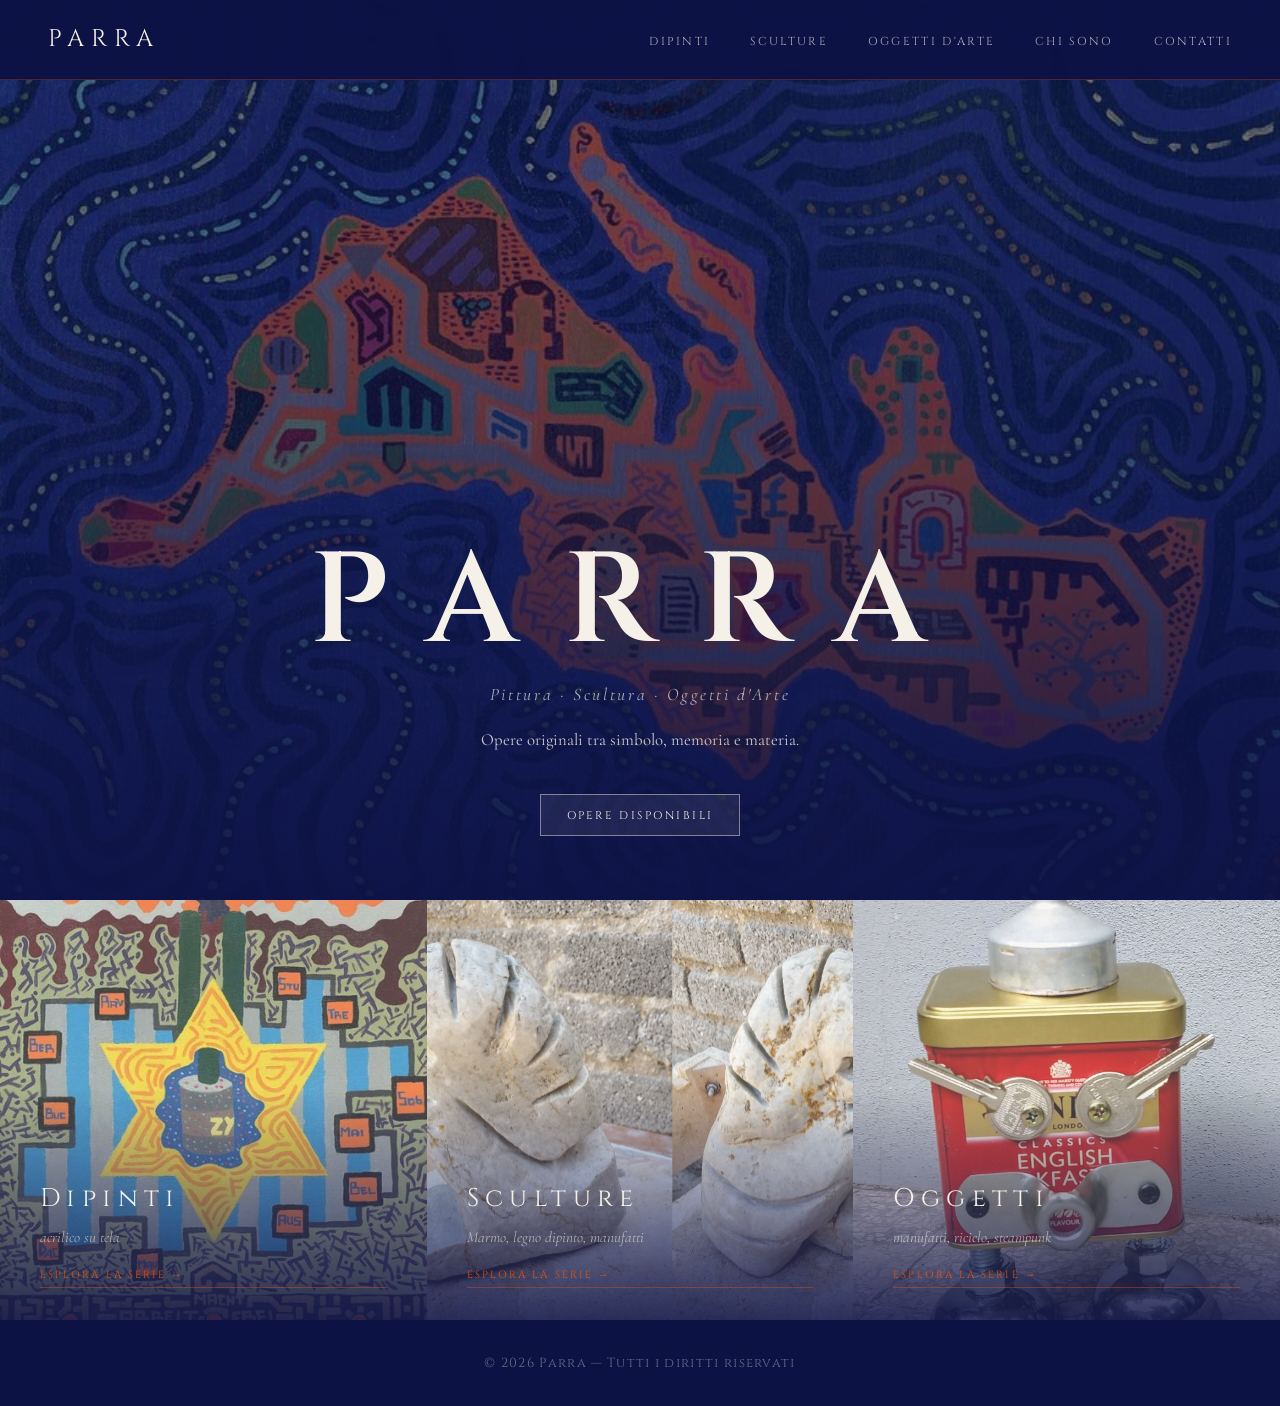
<file: index.html>
<!DOCTYPE html>
<html lang="it">
<head>
  <meta charset="UTF-8">
  <meta name="viewport" content="width=device-width, initial-scale=1.0">
  <title>Parra — Arte</title>
  <meta name="description" content="Parra — pittura su tela e scultura. Opere originali.">
  <link rel="stylesheet" href="style.css">
  <style>
    /* home-only: preview strips */
    .preview-strip {
      display: grid;
      grid-template-columns: repeat(3, 1fr);
      gap: 0;
      max-width: 100%;
    }
    .strip-block {
      position: relative;
      overflow: hidden;
      height: 420px;
      cursor: pointer;
    }
    .strip-block img {
      transition: transform 0.6s ease, opacity 0.3s;
      opacity: 0.75;
    }
    .strip-block:hover img { transform: scale(1.04); opacity: 0.9; }
    .strip-overlay {
      position: absolute; inset: 0;
      background: linear-gradient(to top, rgba(13,18,69,0.85) 0%, transparent 55%);
      display: flex; flex-direction: column;
      justify-content: flex-end;
      padding: 2rem 2.5rem;
    }
    .strip-overlay h2 {
      font-family: 'Cinzel', serif;
      font-size: 1.6rem;
      letter-spacing: 0.25em;
      color: #f5f0e8;
      font-weight: 400;
    }
    .strip-overlay .strip-sub {
      font-family: 'Cormorant Garamond', serif;
      font-style: italic;
      color: rgba(245,240,232,0.6);
      font-size: 0.95rem;
      margin-top: 0.3rem;
    }
    .strip-cta {
      display: inline-block;
      margin-top: 1rem;
      font-family: 'Cinzel', serif;
      font-size: 0.65rem;
      letter-spacing: 0.2em;
      text-transform: uppercase;
      color: #e8520a;
      border-bottom: 1px solid rgba(232,82,10,0.4);
      padding-bottom: 2px;
    }
    .strip-divider { width: 1px; background: rgba(232,82,10,0.5); }
    @media (max-width: 640px) {
      .preview-strip { grid-template-columns: 1fr; }
      .strip-block { height: 280px; }
    }
  </style>
</head>
<body>

  <nav>
    <a href="index.html" class="nav-logo active">PAR<span></span>RA</a>
    <ul class="nav-links">
      <li><a href="dipinti.html">Dipinti</a></li>
      <li><a href="sculture.html">Sculture</a></li>
      <li><a href="oggetti.html">Oggetti d'Arte</a></li>
      <li><a href="chi-sono.html">Chi sono</a></li>
      <li><a href="contatti.html">Contatti</a></li>
    </ul>
  </nav>

  <!-- HERO -->
  <section class="hero">
    <div class="hero-bg"></div>
    <div class="hero-img">
      <!-- Sostituisci con la tua immagine più rappresentativa -->
      <img src="img/dipinti/Mediterraneo_parra.jpg"  alt="Mediterraneo — Parra">
    </div>
    <div class="hero-overlay"></div>
    <div class="hero-content">
      <h1>PARRA</h1>
      <p class="tagline">Pittura · Scultura · Oggetti d'Arte</p>
      <p class="hero-note">Opere originali tra simbolo, memoria e materia.</p>
      <div class="hero-ctas">
        <a href="dipinti.html" class="btn primary">Opere disponibili</a>
      </div>
    </div>
  </section>

  <!-- PREVIEW STRIP -->
  <div class="preview-strip">
    <a href="dipinti.html" class="strip-block fade-in">
      <img src="img/dipinti/SHOAH_parra.jpg" alt="Dipinti">
      <div class="strip-overlay">
        <h2>Dipinti</h2>
        <p class="strip-sub">acrilico su tela</p>
        <span class="strip-cta">Esplora la serie →</span>
      </div>
    </a>
    <a href="sculture.html" class="strip-block fade-in">
      <img src="img/sculture/rapace_parra.jpg" alt="Sculture">
      <div class="strip-overlay">
        <h2>Sculture</h2>
        <p class="strip-sub">Marmo, legno dipinto, manufatti</p>
        <span class="strip-cta">Esplora la serie →</span>
      </div>
    </a>
    <a href="oggetti.html" class="strip-block fade-in">
      <img src="img/oggetti/teb.jpg" alt="Oggetti">
      <div class="strip-overlay">
        <h2>Oggetti</h2>
        <p class="strip-sub">manufatti, riciclo, steampunk</p>
        <span class="strip-cta">Esplora la serie →</span>
      </div>
    </a>



  </div>

  <footer>
    <p>© <span id="year"></span> Parra — Tutti i diritti riservati</p>
  </footer>

  <script>
    document.getElementById('year').textContent = new Date().getFullYear();
    // scroll fade-in
    const obs = new IntersectionObserver(entries => {
      entries.forEach(e => { if (e.isIntersecting) e.target.classList.add('visible'); });
    }, { threshold: 0.15 });
    document.querySelectorAll('.fade-in').forEach(el => obs.observe(el));
  </script>
</body>
</html>
</file>
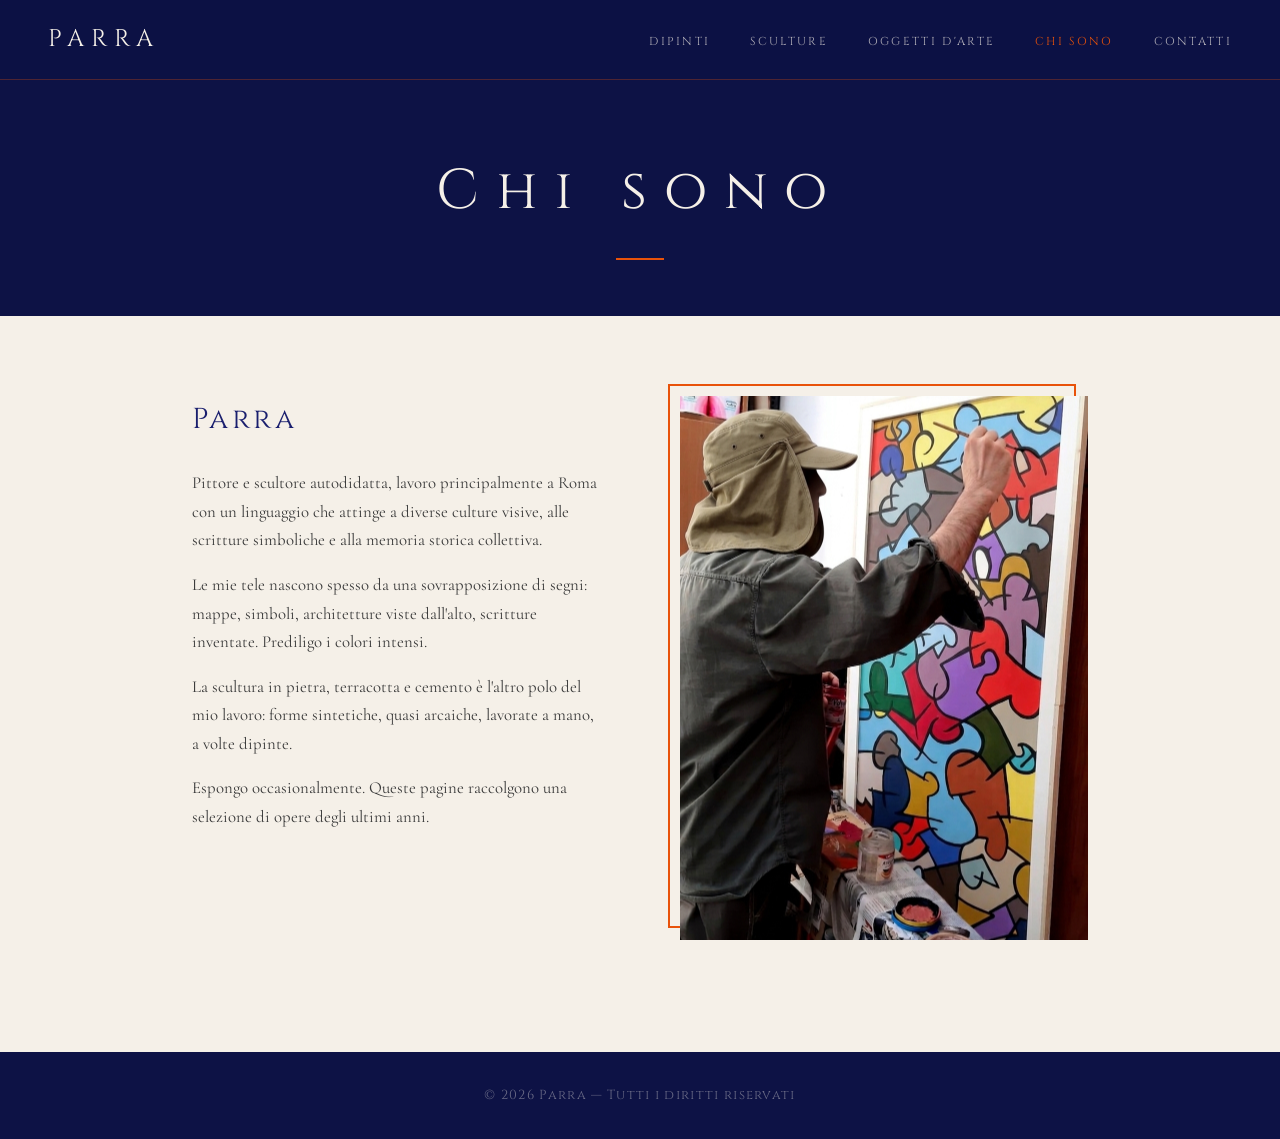
<file: chi-sono.html>
<!DOCTYPE html>
<html lang="it">
<head>
  <meta charset="UTF-8">
  <meta name="viewport" content="width=device-width, initial-scale=1.0">
  <title>Chi sono — Parra</title>
  <link rel="stylesheet" href="style.css">
</head>
<body>

  <nav>
    <a href="index.html" class="nav-logo">PAR<span></span>RA</a>
    <ul class="nav-links">
      <li><a href="dipinti.html">Dipinti</a></li>
      <li><a href="sculture.html">Sculture</a></li>
      <li><a href="oggetti.html">Oggetti d'Arte</a></li>
      <li><a href="chi-sono.html" class="active">Chi sono</a></li>
      <li><a href="contatti.html">Contatti</a></li>
    </ul>
  </nav>

  <header class="page-header">
    <h1>Chi sono</h1>
    <div class="accent-line"></div>
  </header>

  <section class="about-section">

    <div class="about-text fade-in">
      <h2>Parra</h2>

      <!-- Sostituisci questo testo con la tua biografia -->
      <p>
        Pittore e scultore autodidatta, lavoro principalmente a Roma con un linguaggio 
        che attinge a diverse culture visive, alle scritture simboliche 
        e alla memoria storica collettiva.
      </p>
      <p>
        Le mie tele nascono spesso da una sovrapposizione di segni: mappe, simboli, architetture 
        viste dall'alto, scritture inventate. Prediligo i colori intensi.
      </p>
      <p>
        La scultura in pietra, terracotta e cemento è l'altro polo del mio lavoro: forme sintetiche, 
        quasi arcaiche, lavorate a mano, a volte dipinte.
      </p>
      <p>
        Espongo occasionalmente. Queste pagine raccolgono una selezione di opere 
        degli ultimi anni.
      </p>
    </div>

    <div class="about-img fade-in">
      <!-- Sostituisci con una foto tua o di un'opera significativa -->
      <img src="img/parra.jpg" alt="Parra al lavoro">
    </div>

  </section>

  <footer>
    <p>© <span id="year"></span> Parra — Tutti i diritti riservati</p>
  </footer>

  <script>
    document.getElementById('year').textContent = new Date().getFullYear();
    const obs = new IntersectionObserver(entries => {
      entries.forEach(e => { if (e.isIntersecting) e.target.classList.add('visible'); });
    }, { threshold: 0.1 });
    document.querySelectorAll('.fade-in').forEach(el => obs.observe(el));
  </script>
</body>
</html>
</file>
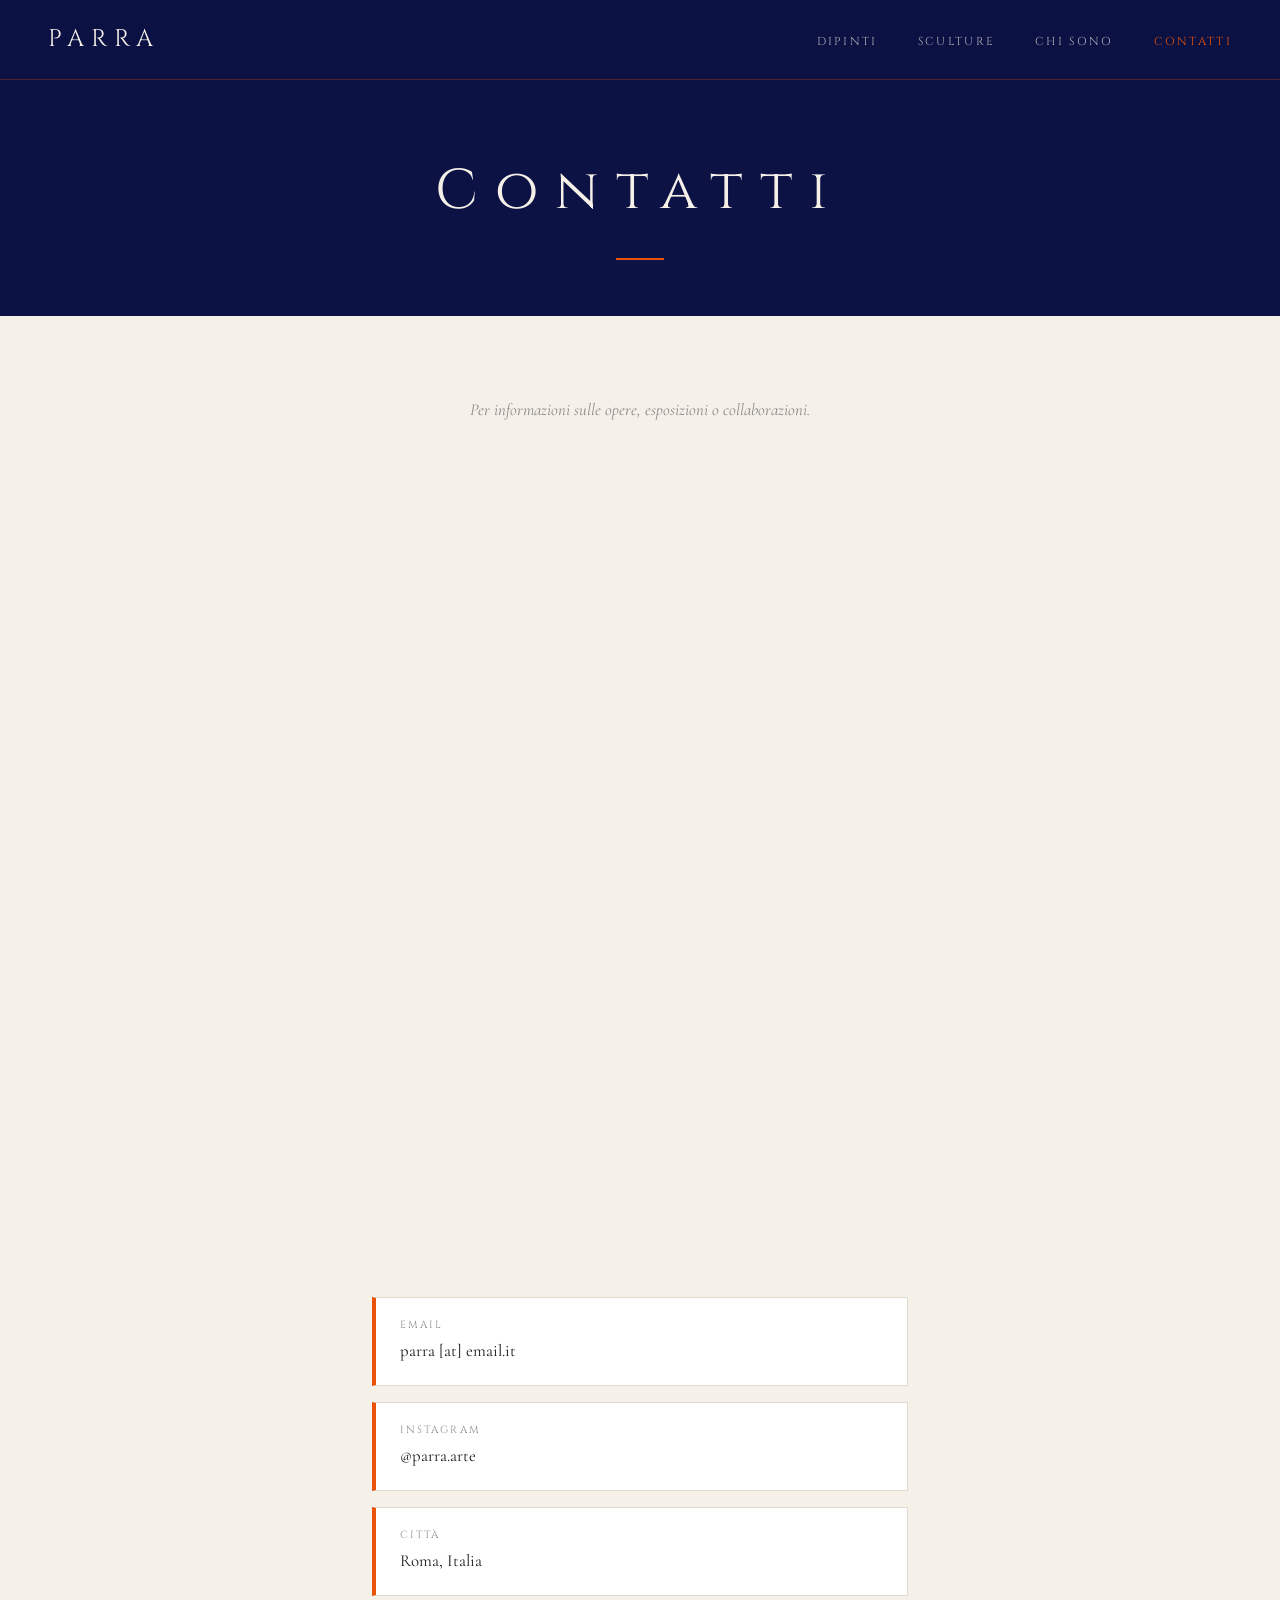
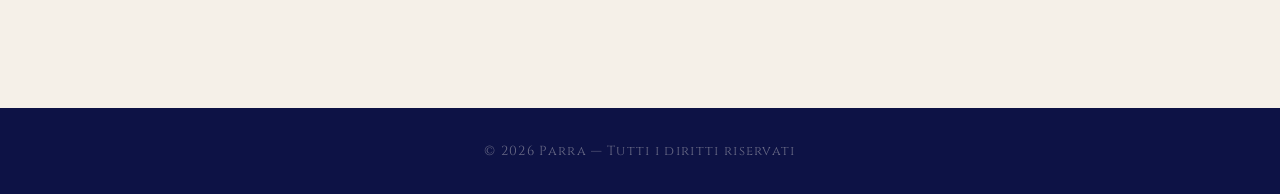
<file: contatti (Copia).html>
<!DOCTYPE html>
<html lang="it">
<head>
  <meta charset="UTF-8">
  <meta name="viewport" content="width=device-width, initial-scale=1.0">
  <title>Contatti — Parra</title>
  <link rel="stylesheet" href="style.css">
</head>
<body>

  <nav>
    <a href="index.html" class="nav-logo">PAR<span></span>RA</a>
    <ul class="nav-links">
      <li><a href="dipinti.html">Dipinti</a></li>
      <li><a href="sculture.html">Sculture</a></li>
      <li><a href="chi-sono.html">Chi sono</a></li>
      <li><a href="contatti.html" class="active">Contatti</a></li>
    </ul>
  </nav>

  <header class="page-header">
    <h1>Contatti</h1>
    <div class="accent-line"></div>
  </header>

  <section class="contact-section fade-in">
    <p>Per informazioni sulle opere, esposizioni o collaborazioni.</p>

    <div class="contact-items">
      <iframe src="https://docs.google.com/forms/d/e/1FAIpQLSfMTnc-DUE9DAjf0Jz7Zh2SZekvWX8jvCcNOEjhL0wEwUbPnA/viewform?embedded=true" width="640" height="808" frameborder="0" marginheight="0" marginwidth="0">Caricamento…</iframe>

      <!-- EMAIL: scrivi la tua email sostituendo [at] con @ una volta online -->
      <div class="contact-item">
        <div>
          <div class="ci-label">Email</div>
          <div class="ci-value">parra [at] email.it</div>
        </div>
      </div>

      <!-- INSTAGRAM -->
      <a href="https://instagram.com/parra.arte" target="_blank" rel="noopener" class="contact-item">
        <div>
          <div class="ci-label">Instagram</div>
          <div class="ci-value">@parra.arte</div>
        </div>
      </a>

      <!-- CITTÀ -->
      <div class="contact-item">
        <div>
          <div class="ci-label">Città</div>
          <div class="ci-value">Roma, Italia</div>
        </div>
      </div>

    </div>
  </section>

  <footer>
    <p>© <span id="year"></span> Parra — Tutti i diritti riservati</p>
  </footer>

  <script>
    document.getElementById('year').textContent = new Date().getFullYear();
    const obs = new IntersectionObserver(entries => {
      entries.forEach(e => { if (e.isIntersecting) e.target.classList.add('visible'); });
    }, { threshold: 0.1 });
    document.querySelectorAll('.fade-in').forEach(el => obs.observe(el));
  </script>
</body>
</html>
</file>
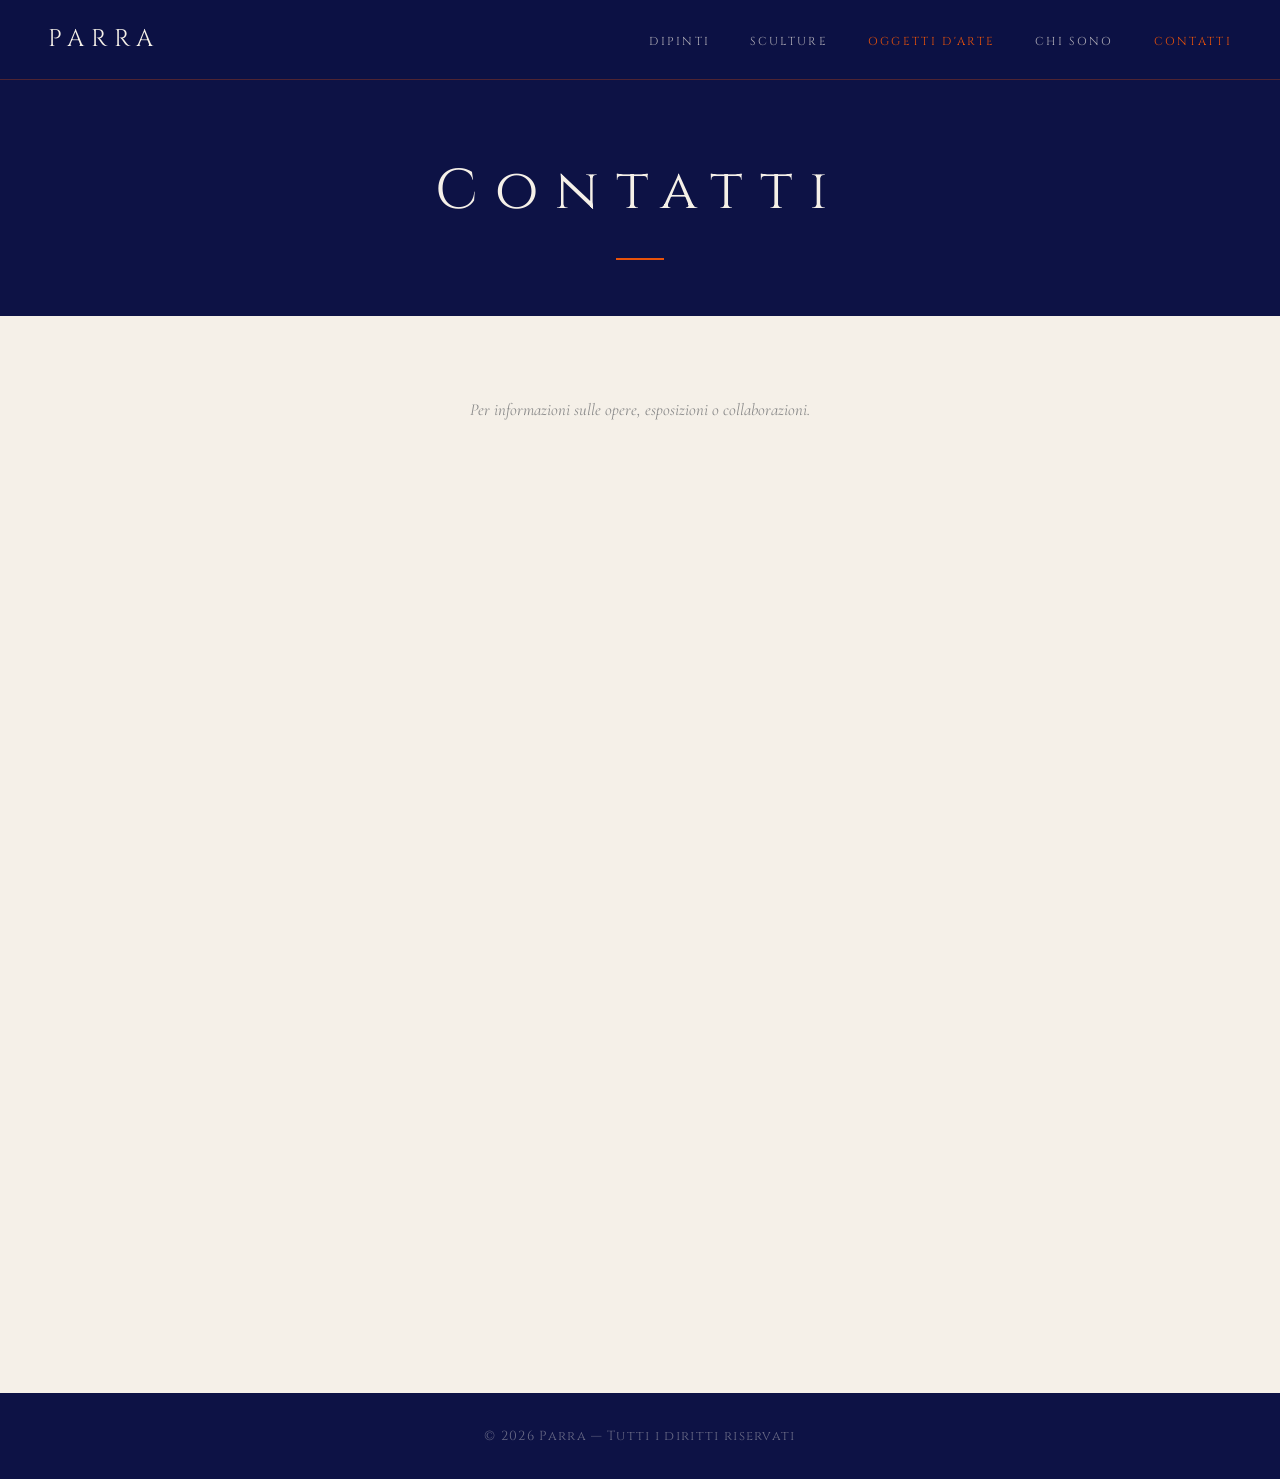
<file: contatti.html>
<!DOCTYPE html>
<html lang="it">
<head>
  <meta charset="UTF-8">
  <meta name="viewport" content="width=device-width, initial-scale=1.0">
  <title>Contatti — Parra</title>
  <link rel="stylesheet" href="style.css">
</head>
<body>

  <nav>
    <a href="index.html" class="nav-logo">PAR<span></span>RA</a>
    <ul class="nav-links">
      <li><a href="dipinti.html">Dipinti</a></li>
      <li><a href="sculture.html">Sculture</a></li>
      <li><a href="oggetti.html" class="active">Oggetti d'Arte</a></li>
      <li><a href="chi-sono.html">Chi sono</a></li>
      <li><a href="contatti.html" class="active">Contatti</a></li>
    </ul>
  </nav>

  <header class="page-header">
    <h1>Contatti</h1>
    <div class="accent-line"></div>
  </header>

  <section class="contact-section fade-in">
    <p>Per informazioni sulle opere, esposizioni o collaborazioni.</p>

    <div class="contact-items">
      <iframe src="https://docs.google.com/forms/d/e/1FAIpQLSfMTnc-DUE9DAjf0Jz7Zh2SZekvWX8jvCcNOEjhL0wEwUbPnA/viewform?embedded=true" width="640" height="808" frameborder="0" marginheight="0" marginwidth="0">Caricamento…</iframe>

   

    </div>
  </section>

  <footer>
    <p>© <span id="year"></span> Parra — Tutti i diritti riservati</p>
  </footer>

  <script>
    document.getElementById('year').textContent = new Date().getFullYear();
    const obs = new IntersectionObserver(entries => {
      entries.forEach(e => { if (e.isIntersecting) e.target.classList.add('visible'); });
    }, { threshold: 0.1 });
    document.querySelectorAll('.fade-in').forEach(el => obs.observe(el));
  </script>
</body>
</html>
</file>
<file: style.css>
@import url('https://fonts.googleapis.com/css2?family=Cormorant+Garamond:ital,wght@0,300;0,400;0,600;1,300&family=Cinzel:wght@400;600&display=swap');

/* ── VARIABLES ─────────────────────────────────────────────── */
:root {
  --blu:     #1a1f6e;
  --blu-dark:#0d1245;
  --arancio: #e8520a;
  --crema:   #f5f0e8;
  --grigio:  #8a8a8a;
  --bianco:  #ffffff;
  --testo:   #1a1a1a;
  --font-display: 'Cinzel', serif;
  --font-body:    'Cormorant Garamond', serif;
  --gap: 2rem;
}

/* ── RESET ──────────────────────────────────────────────────── */
*, *::before, *::after { box-sizing: border-box; margin: 0; padding: 0; }
html { scroll-behavior: smooth; }
body {
  font-family: var(--font-body);
  font-size: 18px;
  line-height: 1.7;
  background: var(--crema);
  color: var(--testo);
}
img { display: block; width: 100%; height: 100%; object-fit: cover; }
a { text-decoration: none; color: inherit; }

/* ── NAV ────────────────────────────────────────────────────── */
nav {
  position: fixed; top: 0; left: 0; right: 0; z-index: 100;
  display: flex; align-items: center; justify-content: space-between;
  padding: 1.2rem 3rem;
  background: rgba(13, 18, 69, 0.97);
  backdrop-filter: blur(8px);
  border-bottom: 1px solid rgba(232,82,10,0.3);
}
.nav-logo {
  font-family: var(--font-display);
  font-size: 1.5rem;
  letter-spacing: 0.3em;
  color: var(--crema);
}
.nav-logo span { color: var(--arancio); }
.nav-links {
  display: flex; gap: 2.5rem;
  list-style: none;
}
.nav-links a {
  font-family: var(--font-display);
  font-size: 0.72rem;
  letter-spacing: 0.2em;
  color: rgba(245,240,232,0.7);
  text-transform: uppercase;
  transition: color 0.25s;
}
.nav-links a:hover,
.nav-links a.active { color: var(--arancio); }

/* ── HERO (index) ───────────────────────────────────────────── */
.hero {
  position: relative;
  height: 100vh; min-height: 600px;
  display: flex; flex-direction: column;
  align-items: center; justify-content: flex-end;
  overflow: hidden;
  padding-bottom: 4rem;
}
.hero-bg {
  position: absolute; inset: 0;
  background: var(--blu-dark);
}
.hero-img {
  position: absolute; inset: 0;
  opacity: 0.55;
  transition: opacity 1s;
}
.hero-img img { object-position: center; }
.hero-overlay {
  position: absolute; inset: 0;
  background: linear-gradient(to top, rgba(13,18,69,0.92) 0%, rgba(13,18,69,0.2) 60%, transparent 100%);
}
.hero-content {
  position: relative; z-index: 2;
  text-align: center;
  animation: fadeUp 1.2s ease both;
}
.hero-content h1 {
  font-family: var(--font-display);
  font-size: clamp(3.5rem, 10vw, 8rem);
  font-weight: 600;
  letter-spacing: 0.35em;
  color: var(--crema);
  line-height: 1;
}
.hero-content .tagline {
  font-family: var(--font-body);
  font-style: italic;
  font-size: 1.1rem;
  color: rgba(245,240,232,0.68);
  letter-spacing: 0.15em;
  margin-top: 0.8rem;
}
.hero-note {
  max-width: 32rem;
  margin: 1rem auto 0;
  color: rgba(245,240,232,0.82);
  font-size: 1.05rem;
}
.hero-ctas {
  display: flex; gap: 1.2rem;
  justify-content: center;
  margin-top: 2.5rem;
}
.btn {
  display: inline-block;
  font-family: var(--font-display);
  font-size: 0.7rem;
  letter-spacing: 0.22em;
  text-transform: uppercase;
  padding: 0.9rem 2.2rem;
  border: 1px solid rgba(245,240,232,0.42);
  color: var(--crema);
  transition: all 0.3s;
}
.hero-ctas .btn { padding: 0.65rem 1.6rem; }
.btn:hover {
  background: var(--arancio);
  border-color: var(--arancio);
  color: var(--bianco);
}
.btn.primary {
  background: rgba(245,240,232,0.08);
  border-color: rgba(245,240,232,0.46);
}
.btn.primary:hover {
  background: rgba(232,82,10,0.72);
  border-color: rgba(232,82,10,0.72);
}

/* ── PAGE HEADER ────────────────────────────────────────────── */
.page-header {
  background: var(--blu-dark);
  padding: 9rem 3rem 3.5rem;
  text-align: center;
}
.page-header:has(+ .gallery-section) {
  padding-top: 7rem;
  padding-bottom: 2rem;
}
.page-header h1 {
  font-family: var(--font-display);
  font-size: clamp(2rem, 5vw, 3.5rem);
  letter-spacing: 0.3em;
  color: var(--crema);
  font-weight: 400;
}
.page-header .sub {
  font-style: italic;
  color: rgba(245,240,232,0.5);
  font-size: 1rem;
  letter-spacing: 0.1em;
  margin-top: 0.5rem;
}
.accent-line {
  width: 3rem; height: 2px;
  background: var(--arancio);
  margin: 1.2rem auto 0;
}

/* ── GALLERY GRID ───────────────────────────────────────────── */
.gallery-section {
  max-width: 1300px;
  margin: 0 auto;
  padding: 4rem 2rem 6rem;
}
.gallery-grid {
  display: grid;
  grid-template-columns: repeat(auto-fill, minmax(280px, 1fr));
  gap: 2.25rem 1.5rem;
}

/* art card */
.art-card {
  position: relative;
  overflow: hidden;
  cursor: pointer;
  background: #111;
}
.art-card-img {
  aspect-ratio: 4/3;
  overflow: hidden;
}
.art-card-img img {
  transition: transform 0.5s ease, opacity 0.3s;
  opacity: 0.92;
}
.art-card:hover .art-card-img img {
  transform: scale(1.04);
  opacity: 1;
}
/* sculture: taller ratio */
.art-card.scultura .art-card-img { aspect-ratio: 3/4; }

.art-card-info {
  padding: 0.72rem 0.85rem 0.82rem;
  background: rgba(255,255,255,0.9);
  border-left: 1px solid rgba(232,82,10,0.16);
}
.art-card-info .titolo {
  font-family: var(--font-display);
  font-size: 1.05rem;
  font-weight: 600;
  color: var(--testo);
}
.art-card-info .meta {
  font-family: var(--font-body);
  font-size: 0.85rem;
  color: rgba(26,26,26,0.72);
  margin-top: 0.1rem;
  font-style: normal;
  line-height: 1.45;
}
.availability {
  margin-top: 0.45rem;
  font-family: var(--font-body);
  font-size: 0.85rem;
  font-style: normal;
  letter-spacing: 0.03em;
  color: rgba(26,31,110,0.8);
}

.art-description {
  font-family: var(--font-body);
  font-size: 1.15rem;
  font-weight: 400;
  font-style: normal;
  line-height: 1.6;
  width: 100%;
  max-width: 58ch;
  overflow-wrap: anywhere;
}
.lightbox-info .art-description { margin-block: 0.5rem 0.75rem; }

/* ── LIGHTBOX ───────────────────────────────────────────────── */
.lightbox {
  display: none;
  position: fixed; inset: 0; z-index: 500;
  background: rgba(13,18,69,0.96);
  align-items: center; justify-content: center;
  padding: 2rem;
  animation: fadeIn 0.25s ease;
  overflow-y: auto;
}
.lightbox.open { display: flex; }
.lightbox-inner {
  display: grid;
  grid-template-columns: 1fr;
  gap: 1.25rem;
  max-width: 900px;
  width: 100%;
  max-height: none;
}
.lightbox-img {
  overflow: hidden;
  display: flex; align-items: center; justify-content: center;
}
.lightbox-img img {
  max-height: 68vh;
  width: auto;
  object-fit: contain;
}
.lightbox-info {
  width: 100%;
  max-width: 34rem;
  min-width: 0;
  margin-inline: auto;
  display: flex; flex-direction: column;
  justify-content: center;
  color: var(--crema);
  border-top: 1px solid rgba(232,82,10,0.4);
  padding-top: 1rem;
}
.lightbox-info h2 {
  font-family: var(--font-display);
  font-size: 1.6rem;
  font-weight: 400;
  letter-spacing: 0.08em;
  margin-bottom: 0.75rem;
}
.lightbox-row {
  font-family: var(--font-body);
  font-style: normal;
  display: grid;
  grid-template-columns: 6rem minmax(0, 1fr);
  gap: 1rem;
  padding: 0.4rem 0;
  border-bottom: 1px solid rgba(245,240,232,0.12);
  font-size: 0.95rem;
}
.lightbox-row .lbl { color: rgba(245,240,232,0.7); font-style: italic; }
.lightbox-row .val { font-weight: 600; overflow-wrap: anywhere; }
.lightbox-close {
  position: absolute; top: 1.5rem; right: 2rem;
  font-family: var(--font-display);
  font-size: 0.7rem;
  letter-spacing: 0.2em;
  color: rgba(245,240,232,0.5);
  cursor: pointer;
  background: none; border: none;
  transition: color 0.2s;
}
.lightbox-close:hover { color: var(--arancio); }

/* ── CHI SONO ───────────────────────────────────────────────── */
.about-section {
  max-width: 960px;
  margin: 0 auto;
  padding: 5rem 2rem 7rem;
  display: grid;
  grid-template-columns: 1fr 1fr;
  gap: 5rem;
  align-items: start;
}
.about-text h2 {
  font-family: var(--font-display);
  font-size: 1.8rem;
  font-weight: 400;
  letter-spacing: 0.12em;
  color: var(--blu);
  margin-bottom: 1.5rem;
}
.about-text p {
  color: #3a3a3a;
  margin-bottom: 1rem;
  font-size: 1.05rem;
}
.about-img {
  position: relative;
}
.about-img img {
  width: 100%;
  aspect-ratio: 3/4;
  object-fit: cover;
}
.about-img::before {
  content: '';
  position: absolute;
  top: -12px; left: -12px;
  right: 12px; bottom: 12px;
  border: 2px solid var(--arancio);
  z-index: -1;
}

/* ── CONTATTI ───────────────────────────────────────────────── */
.contact-section {
  max-width: 600px;
  margin: 0 auto;
  padding: 5rem 2rem 7rem;
  text-align: center;
}
.contact-section p {
  font-style: italic;
  color: var(--grigio);
  margin-bottom: 3rem;
  font-size: 1.05rem;
}
.contact-items { display: flex; flex-direction: column; gap: 1rem; }
.contact-items iframe {
  width: 100%;
  max-width: 640px;
}
.contact-item {
  display: flex; align-items: center; gap: 1.2rem;
  padding: 1.2rem 1.5rem;
  background: var(--bianco);
  border: 1px solid #e0dbd0;
  border-left: 4px solid var(--arancio);
  text-align: left;
  transition: transform 0.2s, box-shadow 0.2s;
}
.contact-item:hover {
  transform: translateX(4px);
  box-shadow: -4px 0 0 var(--blu);
}
.contact-item .ci-label {
  font-family: var(--font-display);
  font-size: 0.65rem;
  letter-spacing: 0.2em;
  text-transform: uppercase;
  color: var(--grigio);
}
.contact-item .ci-value {
  font-size: 1.05rem;
  color: var(--testo);
  margin-top: 0.15rem;
}

/* ── FOOTER ─────────────────────────────────────────────────── */
footer {
  background: var(--blu-dark);
  color: rgba(245,240,232,0.4);
  text-align: center;
  padding: 2rem;
  font-size: 0.82rem;
  letter-spacing: 0.1em;
  font-family: var(--font-display);
}

/* ── ANIMAZIONI ─────────────────────────────────────────────── */
@keyframes fadeUp {
  from { opacity: 0; transform: translateY(30px); }
  to   { opacity: 1; transform: translateY(0); }
}
@keyframes fadeIn {
  from { opacity: 0; } to { opacity: 1; }
}
.fade-in {
  opacity: 0;
  transform: translateY(20px);
  transition: opacity 0.6s ease, transform 0.6s ease;
}
.fade-in.visible {
  opacity: 1;
  transform: translateY(0);
}

/* ── RESPONSIVE ─────────────────────────────────────────────── */
@media (max-width: 768px) {
  nav { padding: 1rem 1.5rem; }
  .nav-links { gap: 1.2rem; }
  .nav-links a { font-size: 0.65rem; }
  .page-header { padding: 8rem 1.5rem 2.5rem; }
  .page-header:has(+ .gallery-section) { padding-top: 6.25rem; padding-bottom: 1.5rem; }
  .gallery-section { padding: 3rem 1rem 4rem; }
  .gallery-grid { grid-template-columns: repeat(auto-fill, minmax(200px, 1fr)); gap: 1.5rem 1rem; }
  .lightbox {
    align-items: flex-start;
    padding: 4.5rem 1rem 1.5rem;
  }
  .lightbox-img img {
    max-width: 100%;
    max-height: 55vh;
  }
  .about-section { grid-template-columns: 1fr; gap: 3rem; padding: 3rem 1.5rem 5rem; }
  .about-img { order: -1; }
}

@media (max-width: 480px) {
  .art-description { font-size: 1.05rem; }
  .lightbox-row { grid-template-columns: 5.5rem minmax(0, 1fr); gap: 0.75rem; }
}
</file>
